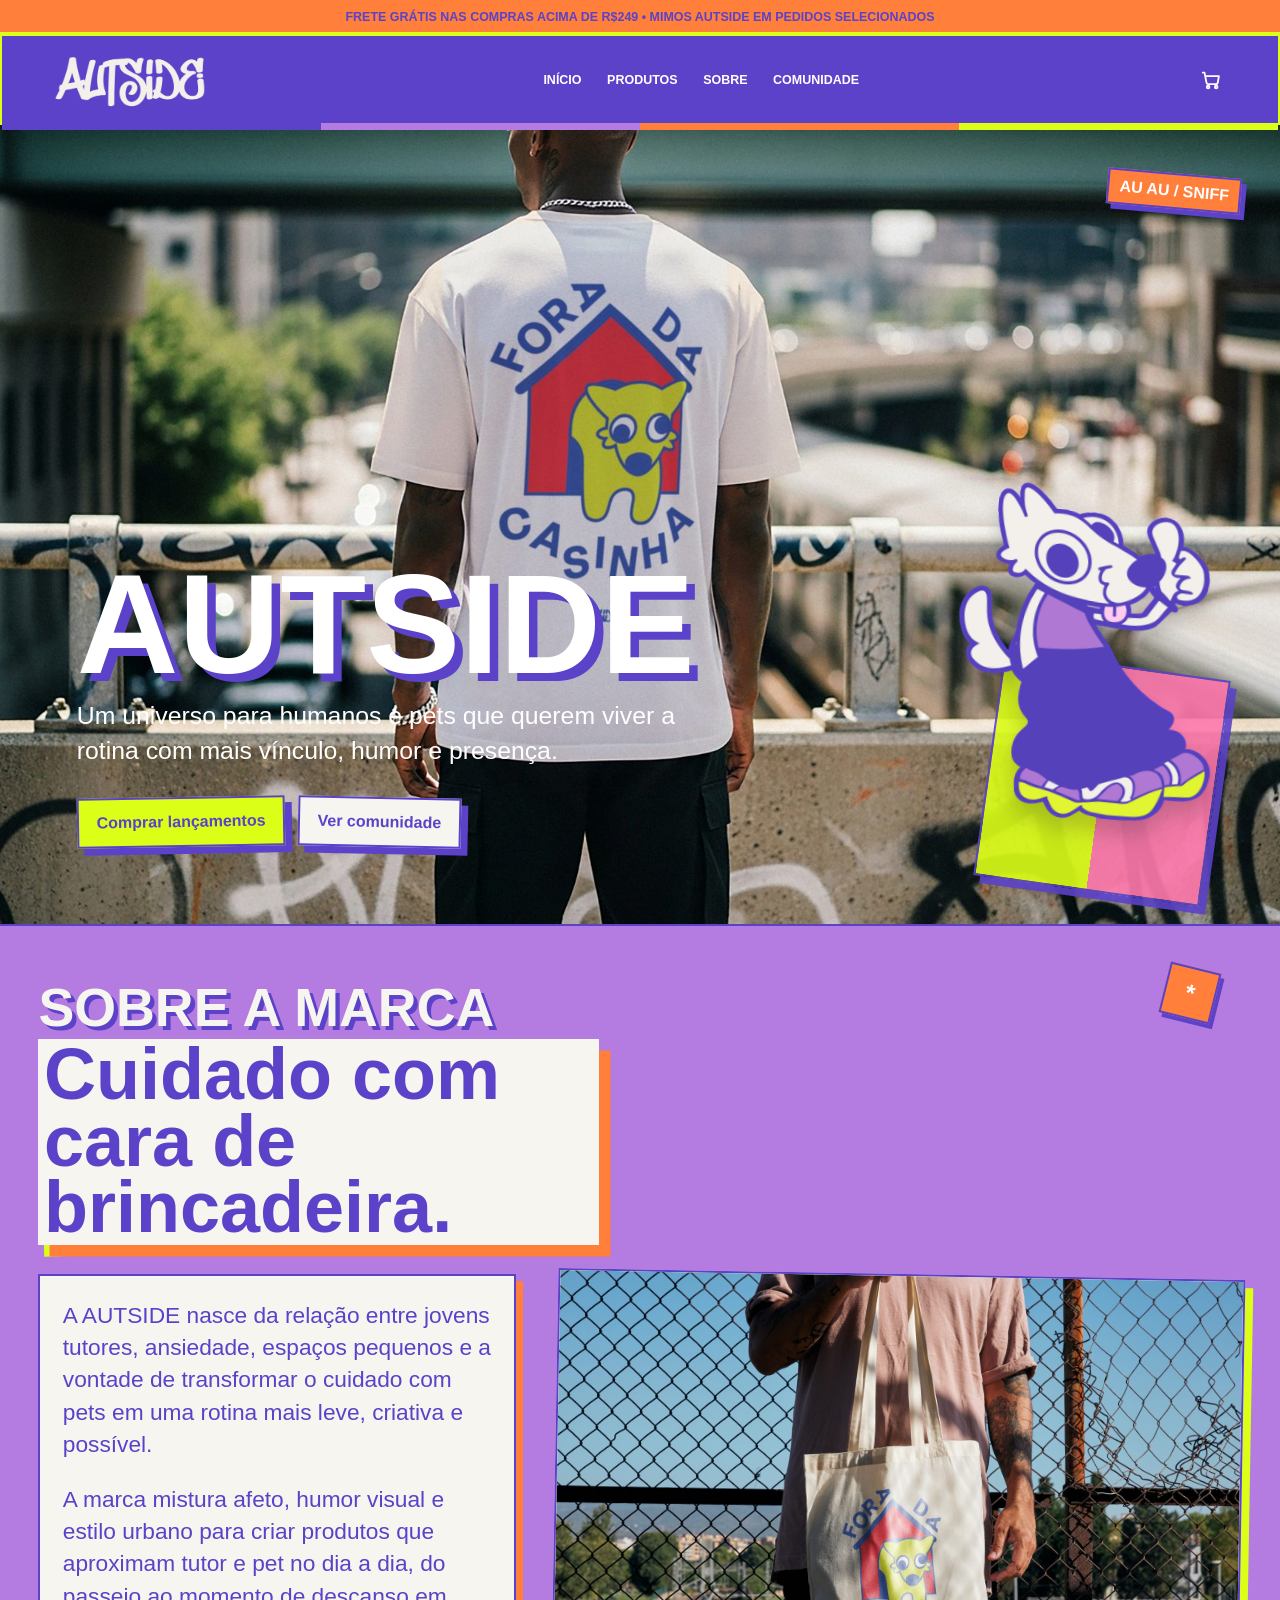
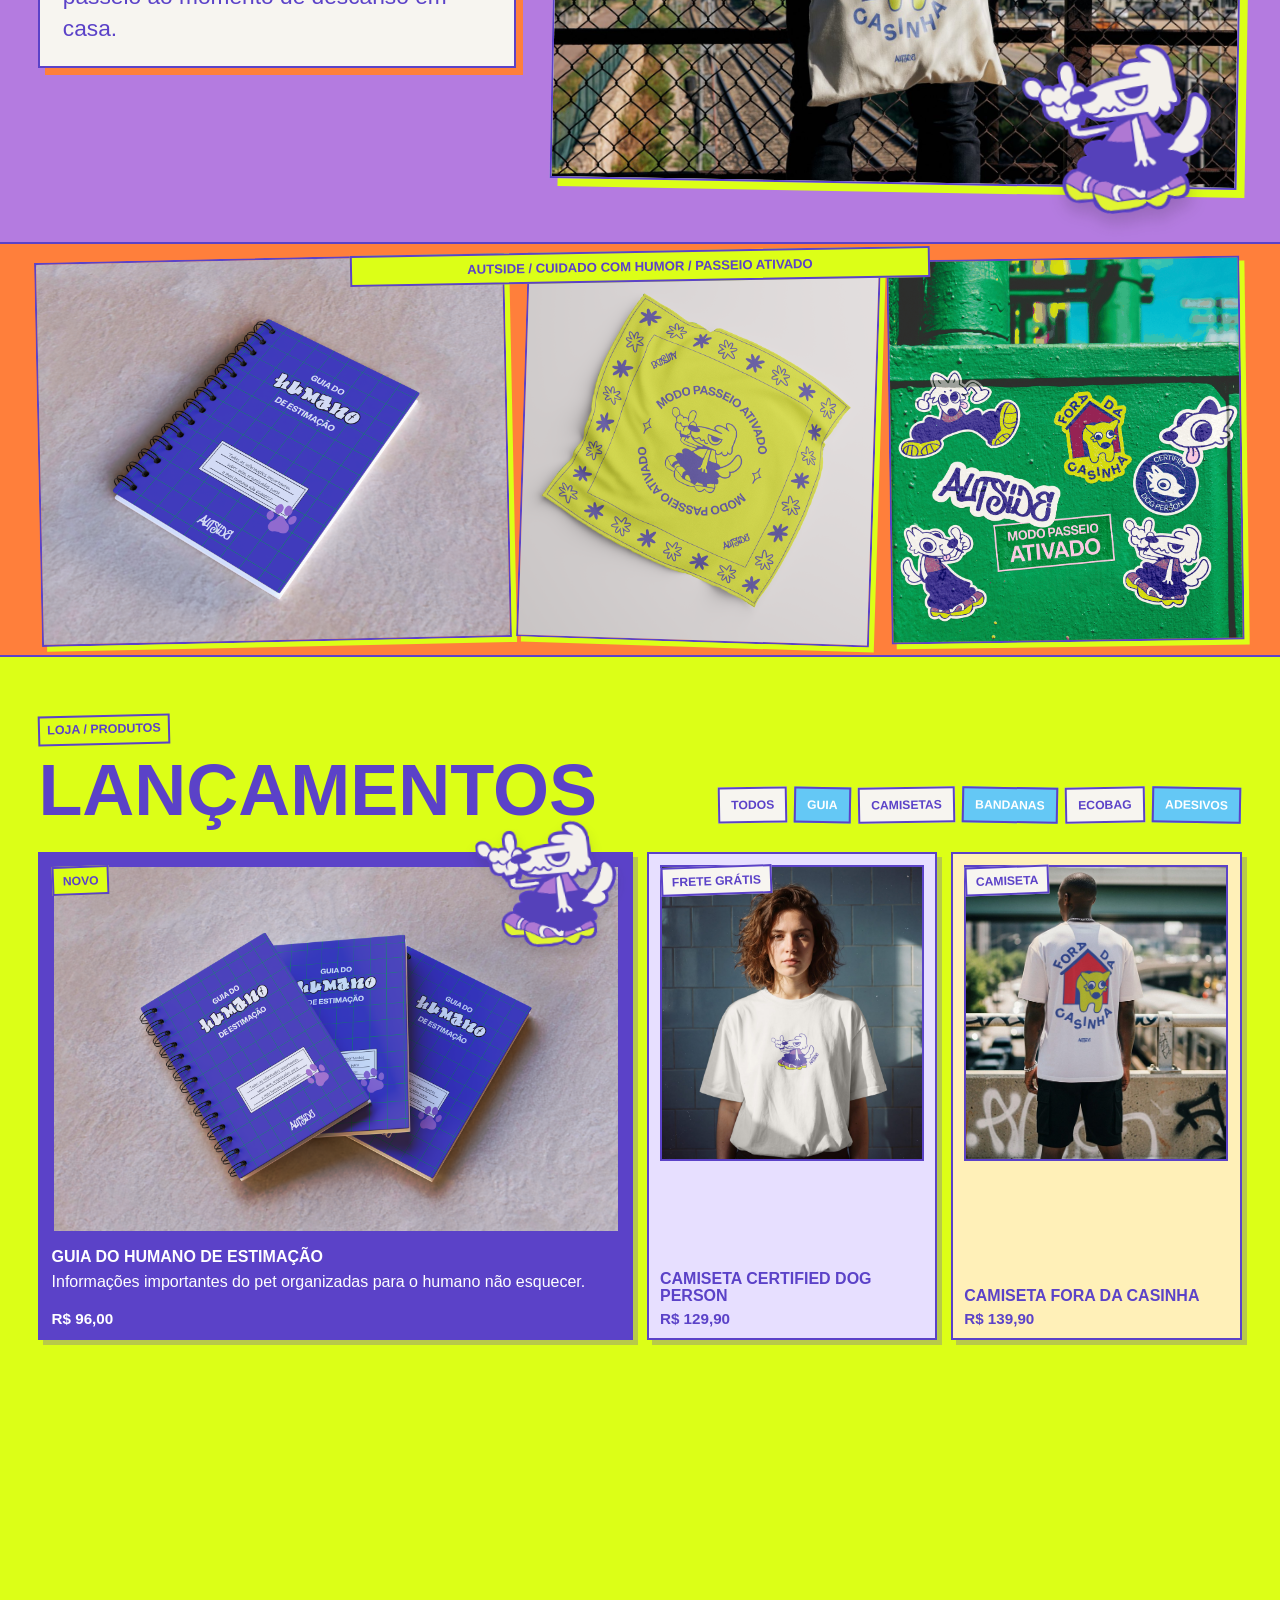
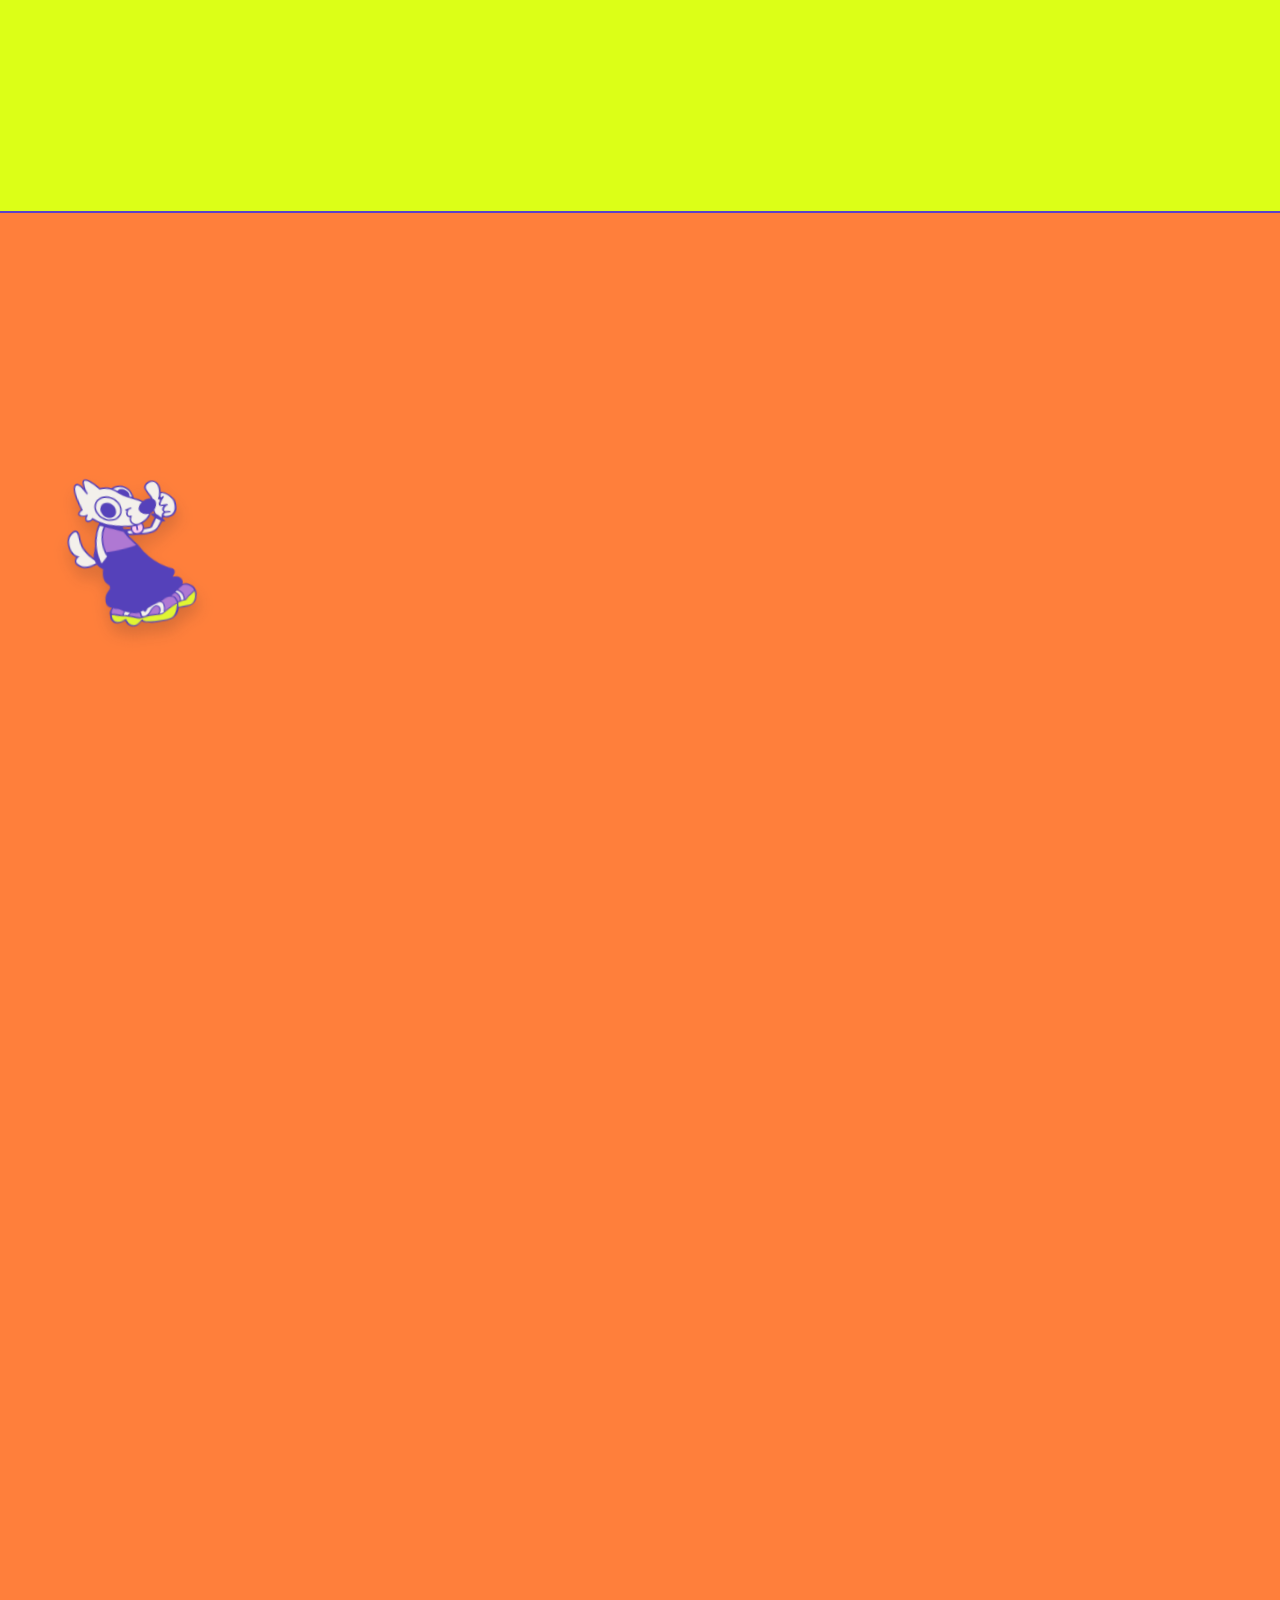
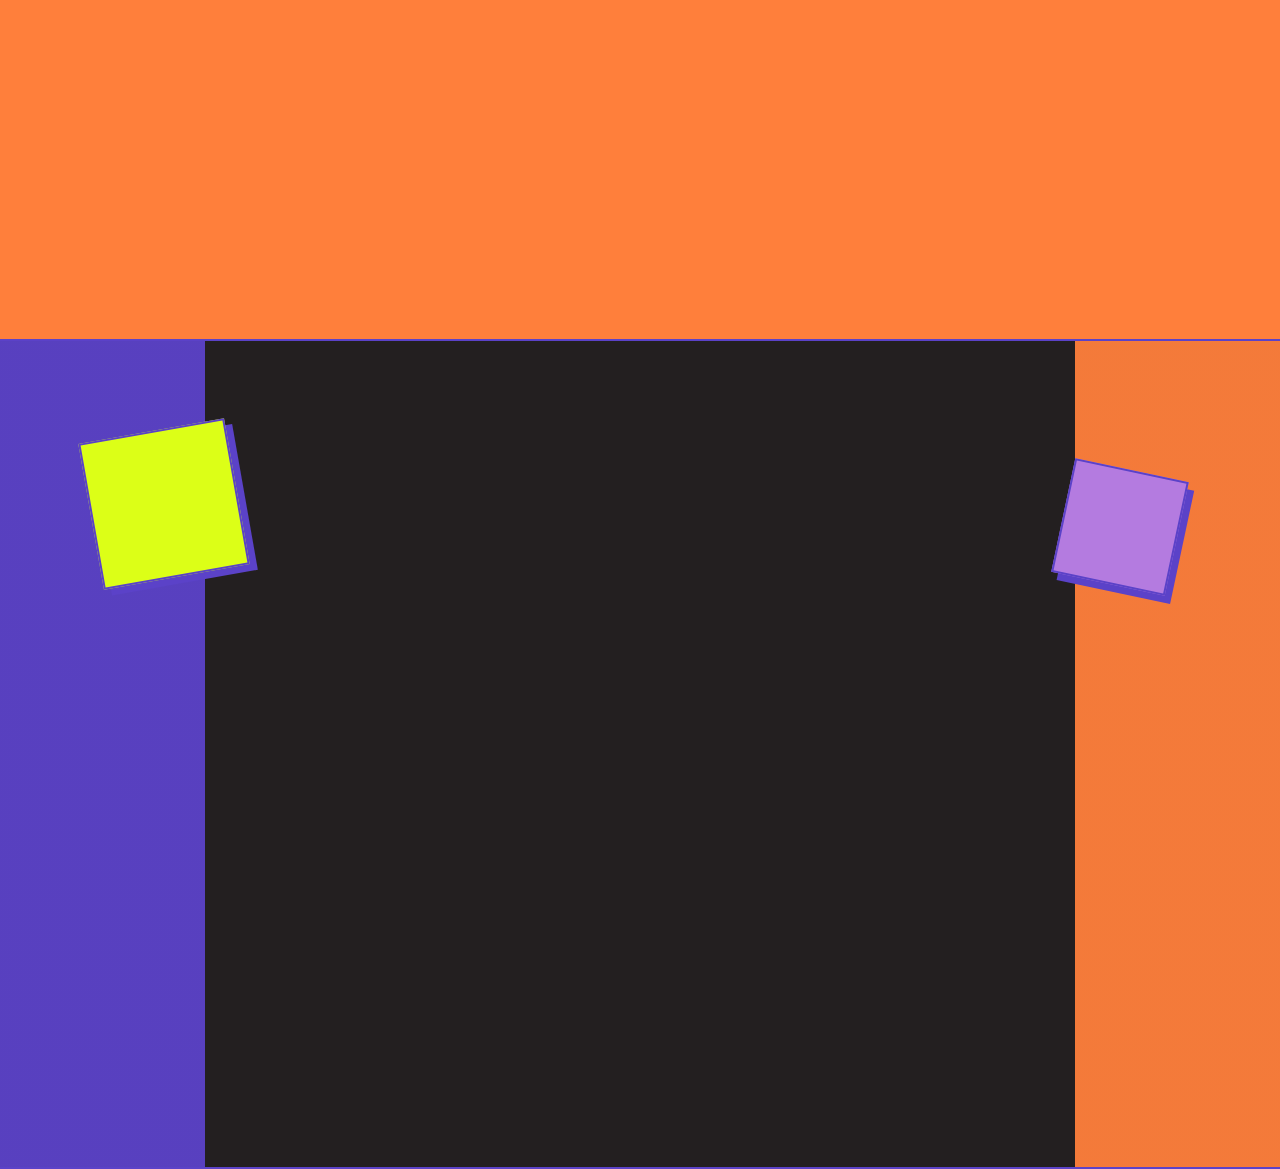
<file: index.html>
﻿<!doctype html>
<html lang="pt-BR">
  <head>
    <meta charset="utf-8" />
    <meta name="viewport" content="width=device-width, initial-scale=1" />
    <title>AUTSIDE | Plataforma da marca</title>
    <meta
      name="description"
      content="Plataforma AUTSIDE: marca, produtos, personagem e comunidade para tutores e pets combinando cuidado, estilo e afeto."
    />
    <link rel="stylesheet" href="styles.css?v=20260625-color-play" />
  </head>
  <body>
    <div class="announcement">FRETE GRÁTIS NAS COMPRAS ACIMA DE R$249 • MIMOS AUTSIDE EM PEDIDOS SELECIONADOS</div>
    <header class="site-header">
      <a class="logo-link" href="#home" aria-label="AUTSIDE início">
        <img src="AUTSIDE CONTENT/AUTSIDE CONTENT_LOGO AUTSIDE BRANCO.png" alt="AUTSIDE" />
      </a>
      <nav class="site-nav" aria-label="Navegação principal">
        <a href="#home">Início</a>
        <a href="#loja">Produtos</a>
        <a href="#sobre">Sobre</a>
        <a href="#comunidade">Comunidade</a>
      </nav>
      <a class="cart-link" href="#loja" aria-label="Carrinho">
        <svg viewBox="0 0 24 24" aria-hidden="true">
          <circle cx="9" cy="20" r="1.5" />
          <circle cx="18" cy="20" r="1.5" />
          <path d="M3 4h2l2.2 11.2a2 2 0 0 0 2 1.6h8.6a2 2 0 0 0 1.9-1.4L21 8H6" />
        </svg>
      </a>
    </header>

    <main>
      <section class="hero" id="home">
        <img
          class="hero-full-image"
          src="MOCKUP/TSHIRT MOCKUP FORA DA CASINHA.jpg"
          alt="Pessoa usando camiseta Fora da Casinha AUTSIDE"
        />
        <div class="hero-copy">
          <h1>AUTSIDE</h1>
          <p>
            Um universo para humanos e pets que querem viver a rotina com mais
            vínculo, humor e presença.
          </p>
          <div class="hero-actions">
            <a class="button button-primary" href="#loja">Comprar lançamentos</a>
            <a class="button button-secondary" href="#comunidade">Ver comunidade</a>
          </div>
        </div>

        <img
          class="site-mascot hero-mascot"
          src="AUTSIDE CONTENT/AUTSIDE CONTENT_sticker 29.png"
          alt=""
        />
      </section>

      <section class="about" id="sobre">
        <div class="section-title">
          <p class="kicker">sobre a marca</p>
          <h2>Cuidado com cara de brincadeira.</h2>
        </div>
        <div class="about-grid">
          <div class="about-copy">
            <p>
              A AUTSIDE nasce da relação entre jovens tutores, ansiedade,
              espaços pequenos e a vontade de transformar o cuidado com pets em
              uma rotina mais leve, criativa e possível.
            </p>
            <p>
              A marca mistura afeto, humor visual e estilo urbano para criar
              produtos que aproximam tutor e pet no dia a dia, do passeio ao
              momento de descanso em casa.
            </p>
          </div>
          <figure class="about-image">
            <img
              src="MOCKUP/MOCKUP ECOBAG FORA DA CASINHA.jpg"
              alt="Pessoa usando ecobag AUTSIDE"
            />
          </figure>
        </div>
        <img
          class="site-mascot about-mascot"
          src="AUTSIDE CONTENT/AUTSIDE CONTENT_sticker 25.png"
          alt=""
        />
      </section>

      <section class="visual-strip" aria-label="Universo visual AUTSIDE">
        <img src="MOCKUP/GUIA DO HUMANO DE ESTIMAÇÃO MOCKUP 2.png?v=20260624-1742" alt="" />
        <img src="MOCKUP/BANDANA AMARELA.png" alt="" />
        <img src="MOCKUP/MOCKUP ADESIVOS.png" alt="" />
      </section>

      <section class="shop" id="loja">
        <div class="shop-head">
          <div>
            <p class="kicker">loja / produtos</p>
            <h2>Lançamentos</h2>
          </div>
          <div class="category-rail" aria-label="Categorias de produto">
            <a href="#loja">Todos</a>
            <a href="produto.html?id=guia">Guia</a>
            <a href="produto.html?id=camiseta-certified">Camisetas</a>
            <a href="produto.html?id=bandana">Bandanas</a>
            <a href="produto.html?id=ecobag">Ecobag</a>
            <a href="produto.html?id=adesivos">Adesivos</a>
          </div>
        </div>

        <div class="product-grid">
          <a class="product-card product-feature" href="produto.html?id=guia">
            <span class="product-label">Novo</span>
            <img src="MOCKUP/GUIA DO HUMANO DE ESTIMAÇÃO MOCKUP.png?v=20260624-1744" alt="" />
            <img
              class="site-mascot card-mascot card-mascot-sit"
              src="AUTSIDE CONTENT/AUTSIDE CONTENT_sticker 25.png"
              alt=""
            />
            <div>
              <h3>Guia do Humano de Estimação</h3>
              <p>Informações importantes do pet organizadas para o humano não esquecer.</p>
              <span class="price">R$ 96,00</span>
            </div>
          </a>

          <a class="product-card" href="produto.html?id=camiseta-certified">
            <span class="product-label">Frete grátis</span>
            <img src="MOCKUP/MOCKUP CAMISETA CERTIFIED DOG PERSON WHITE.jpg" alt="" />
            <div>
              <h3>Camiseta Certified Dog Person</h3>
              <span class="price">R$ 129,90</span>
            </div>
          </a>

          <a class="product-card" href="produto.html?id=camiseta-fora">
            <span class="product-label">Camiseta</span>
            <img src="MOCKUP/TSHIRT MOCKUP FORA DA CASINHA.jpg" alt="" />
            <div>
              <h3>Camiseta Fora da Casinha</h3>
              <span class="price">R$ 139,90</span>
            </div>
          </a>

          <a class="product-card" href="produto.html?id=bandana">
            <span class="product-label">Bandanas</span>
            <img src="MOCKUP/BANDANA ROXA.png" alt="" />
            <img
              class="site-mascot card-mascot card-mascot-lean"
              src="AUTSIDE CONTENT/AUTSIDE CONTENT_sticker 27.png"
              alt=""
            />
            <div>
              <h3>Bandana Modo Passeio Ativado</h3>
              <span class="price">R$ 39,90</span>
            </div>
          </a>

          <a class="product-card" href="produto.html?id=ecobag">
            <span class="product-label">Ecobag</span>
            <img src="MOCKUP/MOCKUP ECOBAG FORA DA CASINHA.jpg" alt="" />
            <div>
              <h3>Ecobag Fora da Casinha</h3>
              <span class="price">R$ 79,90</span>
            </div>
          </a>

          <a class="product-card" href="produto.html?id=adesivos">
            <span class="product-label soldout">Esgotado</span>
            <img src="MOCKUP/MOCKUP ADESIVOS.png" alt="" />
            <div>
              <h3>Pack de adesivos AUTSIDE</h3>
              <span class="price">R$ 24,90</span>
            </div>
          </a>

          <div class="shop-callout" aria-hidden="true">
            <span>produtos para humanos de estimação</span>
            <img src="AUTSIDE CONTENT/AUTSIDE CONTENT_sticker 29.png" alt="" />
          </div>
        </div>
      </section>
      <section class="community" id="comunidade">
        <div class="section-title">
          <p class="kicker">comunidade</p>
          <h2>Galeria combinando tutor, pet e atitude.</h2>
        </div>

        <div class="community-gallery" aria-label="Galeria da comunidade AUTSIDE">
          <article class="community-card tall">
            <img src="COMUNITY/WhatsApp Image 2026-05-27 at 21.48.57.jpeg" alt="" />
            <div>
              <strong>combo de passeio</strong>
              <span>tutor e pet no mesmo clima AUTSIDE</span>
            </div>
          </article>
          <article class="community-card">
            <img src="COMUNITY/transferir (14).jpeg" alt="" />
            <div>
              <strong>dupla combinando</strong>
              <span>detalhes que fazem o match aparecer</span>
            </div>
          </article>
          <article class="community-card wide">
            <img src="COMUNITY/8465a008fe469c25477600727174560f.jpg" alt="" />
            <div>
              <strong>rotina fora da casinha</strong>
              <span>cuidado, humor e presença no dia a dia</span>
            </div>
          </article>
          <article class="community-card">
            <img src="COMUNITY/67d3b861331c226d91da98d3468de0a2.jpg" alt="" />
            <div>
              <strong>match urbano</strong>
              <span>produto no corpo, pet no coração</span>
            </div>
          </article>
          <article class="community-card">
            <img src="COMUNITY/2672dde3fa8e3033e8db7c20ec3b4857.jpg" alt="" />
            <div>
              <strong>humano de estimação</strong>
              <span>quem cuida também entra na brincadeira</span>
            </div>
          </article>
          <article class="community-card">
            <img src="COMUNITY/968554e550dea1cca210cc5c70c770b8.jpg" alt="" />
            <div>
              <strong>turma AUTSIDE</strong>
              <span>gente, pet e rua conversando no visual</span>
            </div>
          </article>
        </div>
        <img
          class="site-mascot community-mascot"
          src="AUTSIDE CONTENT/AUTSIDE CONTENT_sticker 29.png"
          alt=""
        />
      </section>

      <section class="finale" aria-label="Fim da experiência AUTSIDE">
        <div class="finale-copy">
          <p class="kicker">até o próximo passeio</p>
          <h2>AUTSIDE fica por perto.</h2>
        </div>
        <img
          class="finale-mascot"
          src="AUTSIDE CONTENT/AUTSIDE CONTENT_sticker 27.png"
          alt=""
        />
      </section>
    </main>

    <script src="script.js?v=20260625-color-play"></script>
  </body>
</html>
</file>
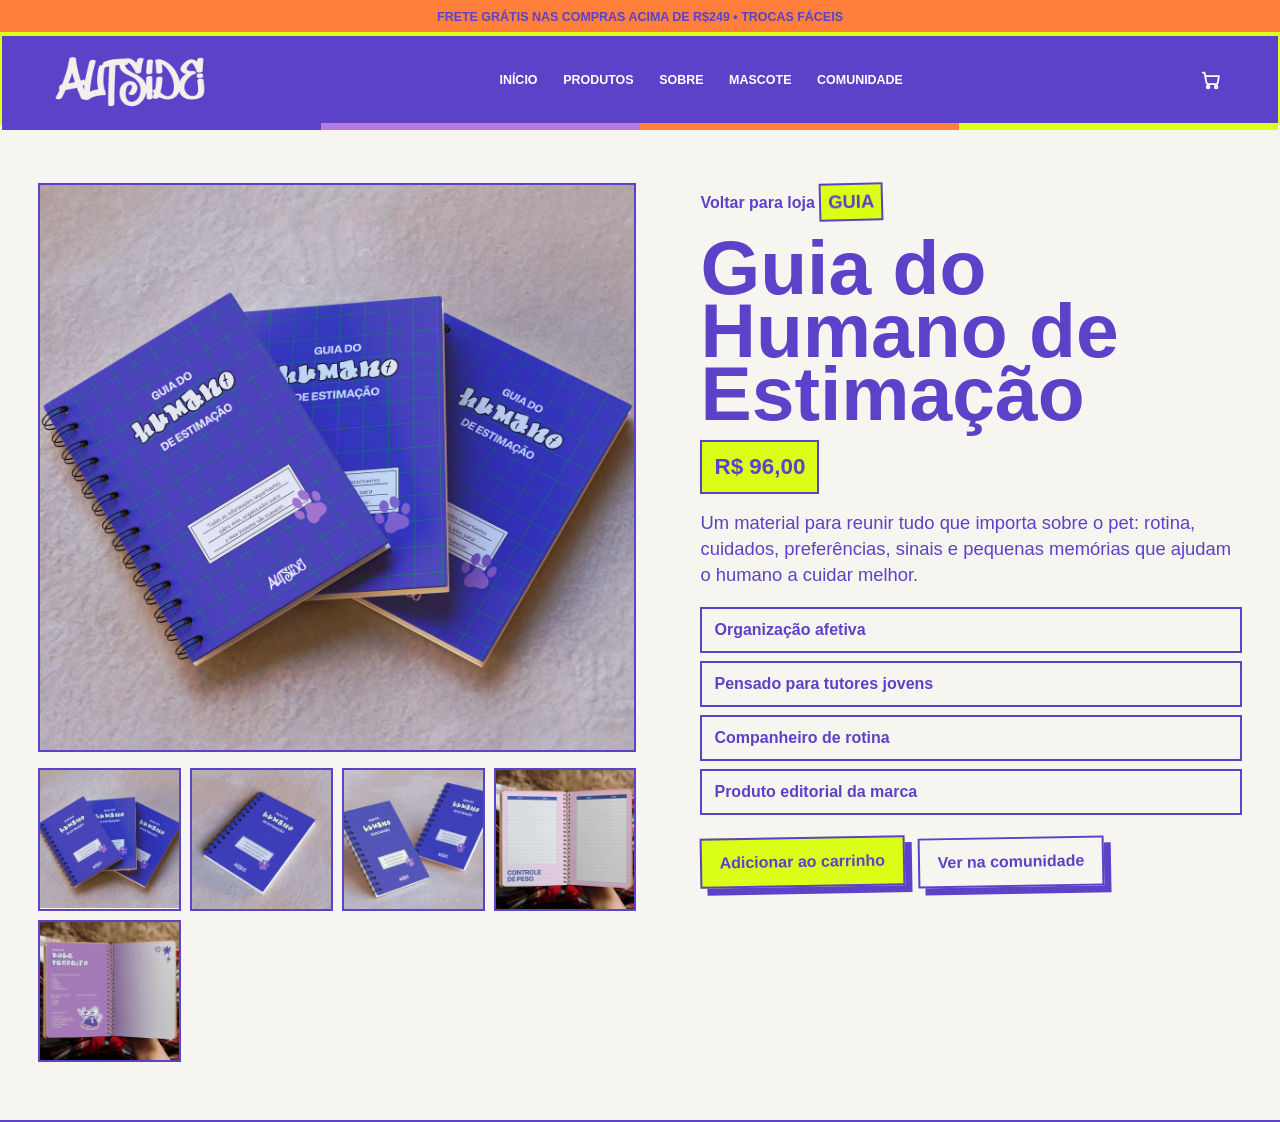
<file: produto.html>
<!doctype html>
<html lang="pt-BR">
  <head>
    <meta charset="utf-8" />
    <meta name="viewport" content="width=device-width, initial-scale=1" />
    <title>Produto | AUTSIDE</title>
    <meta name="description" content="Página de produto AUTSIDE." />
    <link rel="stylesheet" href="styles.css?v=20260625-color-play" />
  </head>
  <body>
    <div class="announcement">FRETE GRÁTIS NAS COMPRAS ACIMA DE R$249 • TROCAS FÁCEIS</div>
    <header class="site-header">
      <a class="logo-link" href="index.html#home" aria-label="AUTSIDE início">
        <img src="AUTSIDE CONTENT/AUTSIDE CONTENT_LOGO AUTSIDE BRANCO.png" alt="AUTSIDE" />
      </a>
      <nav class="site-nav" aria-label="Navegação principal">
        <a href="index.html#home">Início</a>
        <a href="index.html#loja">Produtos</a>
        <a href="index.html#sobre">Sobre</a>
        <a href="index.html#personagem">Mascote</a>
        <a href="index.html#comunidade">Comunidade</a>
      </nav>
      <a class="cart-link" href="index.html#loja" aria-label="Carrinho">
        <svg viewBox="0 0 24 24" aria-hidden="true">
          <circle cx="9" cy="20" r="1.5" />
          <circle cx="18" cy="20" r="1.5" />
          <path d="M3 4h2l2.2 11.2a2 2 0 0 0 2 1.6h8.6a2 2 0 0 0 1.9-1.4L21 8H6" />
        </svg>
      </a>
    </header>

    <main>
      <section class="product-page">
        <div class="product-media">
          <img class="product-hero-image" src="" alt="" />
          <div class="product-thumbs" aria-label="Imagens do produto"></div>
        </div>

        <article class="product-info">
          <a class="back-link" href="index.html#loja">Voltar para loja</a>
          <p class="kicker product-category"></p>
          <h1 class="product-title"></h1>
          <p class="product-price"></p>
          <p class="product-description"></p>
          <ul class="product-details"></ul>
          <div class="product-actions">
            <a class="button button-primary" href="index.html#loja">Adicionar ao carrinho</a>
            <a class="button button-secondary" href="index.html#comunidade">Ver na comunidade</a>
          </div>
        </article>
      </section>
    </main>

    <script src="produto.js"></script>
  </body>
</html>
</file>
<file: styles.css>
:root {
  --ink: #5b42c8;
  --paper: #f7f5f0;
  --cream: #eeeae3;
  --purple: #5b42c8;
  --lilac: #b47be0;
  --lime: #dcff17;
  --green: #009844;
  --blue: #64c8f5;
  --pink: #ff79ad;
  --orange: #ff7f3b;
  --line: 2px solid var(--ink);
  --shadow: 7px 7px 0 var(--ink);
  --cursor-x: 0px;
  --cursor-y: 0px;
}

@keyframes mascot-bob {
  0%,
  100% {
    margin-top: 0;
  }
  50% {
    margin-top: -0.45rem;
  }
}

@keyframes label-wiggle {
  0%,
  100% {
    rotate: 0deg;
  }
  50% {
    rotate: -2deg;
  }
}

* {
  box-sizing: border-box;
}

html {
  scroll-behavior: smooth;
}

body {
  margin: 0;
  color: var(--ink);
  background: var(--paper);
  font-family: Arial, Helvetica, sans-serif;
  overflow-x: hidden;
}

img {
  display: block;
  max-width: 100%;
}

a {
  color: inherit;
}

.announcement {
  display: grid;
  min-height: 2.15rem;
  place-items: center;
  padding: 0.35rem 1rem;
  background: var(--orange);
  color: var(--purple);
  font-size: 0.78rem;
  font-weight: 900;
  text-align: center;
  text-transform: uppercase;
  box-shadow: inset 0 -2px 0 var(--lime);
}

.site-header {
  position: sticky;
  top: 0;
  z-index: 20;
  display: flex;
  align-items: center;
  justify-content: space-between;
  gap: 1rem;
  padding: 0.8rem clamp(1rem, 4vw, 3rem);
  background: var(--purple);
  border: 2px solid var(--lime);
  backdrop-filter: blur(14px);
}

.site-header::after {
  content: "";
  position: absolute;
  inset: auto 0 -0.45rem 0;
  height: 0.45rem;
  background: linear-gradient(90deg, var(--purple) 0 25%, var(--lilac) 25% 50%, var(--orange) 50% 75%, var(--lime) 75% 100%);
}

.logo-link img {
  width: clamp(7rem, 14vw, 10rem);
}

.site-nav {
  display: flex;
  align-items: center;
  gap: 0.25rem;
  font-size: 0.78rem;
  font-weight: 900;
  text-transform: uppercase;
}

.site-nav a {
  padding: 0.45rem 0.55rem;
  text-decoration: none;
  border: 2px solid transparent;
  color: #fff;
}

.cart-link {
  width: 2.35rem;
  aspect-ratio: 1;
  display: grid;
  place-items: center;
  border: var(--line);
  background: transparent;
  font-weight: 900;
  text-decoration: none;
  color: #fff;
}

.cart-link svg {
  width: 1.35rem;
  height: 1.35rem;
  fill: none;
  stroke: currentColor;
  stroke-linecap: round;
  stroke-linejoin: round;
  stroke-width: 2;
}

.site-nav a:hover,
.site-nav a:focus-visible {
  background: var(--lime);
  border-color: var(--ink);
  color: var(--purple);
  outline: 0;
}

section {
  position: relative;
  scroll-margin-top: 7rem;
  padding: clamp(2.1rem, 4.6vw, 3.6rem) clamp(0.85rem, 3vw, 2.4rem);
  border-bottom: var(--line);
}

.kicker {
  display: inline-block;
  margin: 0 0 0.75rem;
  padding: 0.25rem 0.45rem;
  border: var(--line);
  background: var(--lime);
  font-size: 0.78rem;
  font-weight: 900;
  letter-spacing: 0;
  text-transform: uppercase;
  transform: rotate(-1.4deg);
  animation: label-wiggle 2.6s ease-in-out infinite;
}

.reveal-item {
  opacity: 0;
  translate: 0 1.2rem;
  transition: opacity 420ms ease, translate 420ms ease;
}

.reveal-item.is-visible {
  opacity: 1;
  translate: 0 0;
}

h1,
h2,
h3,
p {
  margin-top: 0;
}

h1 {
  margin-bottom: 1rem;
  font-size: clamp(4rem, 11vw, 9.4rem);
  line-height: 0.82;
}

h2 {
  max-width: 14ch;
  margin-bottom: 1rem;
  font-size: clamp(2.1rem, 5.8vw, 4.5rem);
  line-height: 0.92;
}

h3 {
  margin-bottom: 0.6rem;
  font-size: clamp(1.35rem, 3vw, 2rem);
  line-height: 1;
}

p {
  line-height: 1.42;
}

.hero {
  position: relative;
  min-height: calc(100vh - 6.2rem);
  display: grid;
  align-items: end;
  padding: 0;
  overflow: hidden;
  background: var(--purple);
}

.hero-full-image {
  position: absolute;
  inset: 0;
  width: 100%;
  height: 100%;
  object-fit: cover;
  object-position: center;
  transform: scale(1.04) translate(var(--cursor-x), var(--cursor-y));
  transition: transform 220ms ease-out;
}

.hero::after {
  content: "";
  position: absolute;
  right: clamp(1rem, 5vw, 4rem);
  bottom: clamp(1rem, 4vw, 2rem);
  z-index: 1;
  width: clamp(8rem, 18vw, 14rem);
  aspect-ratio: 1;
  border: var(--line);
  background: linear-gradient(90deg, var(--lime) 0 50%, var(--pink) 50%);
  box-shadow: 7px 7px 0 var(--purple);
  opacity: 0.9;
  transform: rotate(8deg);
}

.hero::before {
  content: "AU AU  /  SNIFF";
  position: absolute;
  top: clamp(1rem, 4vw, 3rem);
  right: clamp(0.8rem, 3vw, 2.5rem);
  z-index: 2;
  max-width: 16rem;
  padding: 0.45rem 0.65rem;
  border: var(--line);
  background: var(--orange);
  color: #fff;
  font-size: clamp(0.8rem, 1.5vw, 1rem);
  font-weight: 900;
  text-align: center;
  transform: rotate(5deg);
  box-shadow: 5px 5px 0 var(--purple);
}

.hero > *,
.about-grid > *,
.character > *,
.product-page > * {
  min-width: 0;
}

.hero-copy p {
  max-width: 38rem;
  font-size: clamp(1.1rem, 2.5vw, 1.55rem);
}

.hero-copy {
  position: relative;
  z-index: 3;
  max-width: 48rem;
  padding: clamp(2rem, 6vw, 5rem);
  color: #fff;
}

.hero-copy h1 {
  color: #fff;
  text-shadow: 0.06em 0.06em 0 var(--purple);
}

.brand-tagline {
  display: inline-block;
  margin: 0.4rem 0 1rem;
  padding: 0.35rem 0.6rem;
  background: var(--lime);
  color: var(--purple);
  border: var(--line);
  font-size: clamp(1rem, 2vw, 1.35rem);
  font-weight: 900;
  text-transform: uppercase;
}

.hero-copy .button-secondary {
  background: var(--paper);
  color: var(--purple);
}

.hero-actions {
  display: flex;
  flex-wrap: wrap;
  gap: 0.8rem;
  margin-top: 1.8rem;
}

.button {
  display: inline-flex;
  min-height: 3.1rem;
  align-items: center;
  justify-content: center;
  padding: 0.85rem 1.1rem;
  border: var(--line);
  box-shadow: var(--shadow);
  font-weight: 900;
  text-decoration: none;
  transform: rotate(var(--button-tilt, -1deg));
  transition: transform 160ms ease, box-shadow 160ms ease;
}

.button:hover,
.button:focus-visible {
  transform: translate(calc(4px + var(--play-x, 0px)), calc(4px + var(--play-y, 0px))) rotate(1deg);
  box-shadow: 3px 3px 0 var(--ink);
  outline: 0;
}

.button-primary {
  background: var(--lime);
  color: var(--purple);
}

.button-secondary {
  background: var(--paper);
}

.hero-actions .button-secondary {
  --button-tilt: 1.2deg;
}

.site-mascot {
  position: absolute;
  z-index: 5;
  pointer-events: none;
  filter: drop-shadow(0 10px 8px rgba(33, 29, 31, 0.18));
  transform: translate(var(--mascot-x, 0), var(--mascot-y, 0)) rotate(var(--mascot-tilt, -5deg)) scale(var(--mascot-scale, 1));
  transition: transform 180ms ease, opacity 180ms ease;
  will-change: transform;
  animation: mascot-bob 2.8s ease-in-out infinite;
}

.section-title h2 {
  position: relative;
}

.section-title h2::after {
  content: "";
  position: absolute;
  left: 0.08em;
  bottom: -0.12em;
  z-index: -1;
  width: 2.2em;
  height: 0.16em;
  background: var(--lime);
  transform: rotate(-2deg);
}

.hero-mascot {
  z-index: 2;
  right: clamp(0.6rem, 4vw, 4rem);
  bottom: clamp(1.6rem, 8vw, 6rem);
  width: clamp(9rem, 22vw, 18rem);
  filter:
    drop-shadow(1px 0 0 var(--purple))
    drop-shadow(-1px 0 0 var(--purple))
    drop-shadow(0 1px 0 var(--purple))
    drop-shadow(0 -1px 0 var(--purple))
    drop-shadow(0 14px 10px rgba(33, 29, 31, 0.2));
  --mascot-tilt: 5deg;
}

.tag {
  position: absolute;
  z-index: 2;
  padding: 0.45rem 0.65rem;
  border: var(--line);
  background: var(--lime);
  font-size: 0.85rem;
  font-weight: 900;
}

.tag-one {
  top: 5%;
  right: 9%;
  transform: rotate(4deg);
}

.tag-two {
  left: 4%;
  bottom: 7%;
  background: var(--pink);
  transform: rotate(-5deg);
}

.about {
  overflow: hidden;
  background: var(--lilac);
}

.about::after {
  content: "*";
  position: absolute;
  right: clamp(1rem, 5vw, 4rem);
  top: clamp(1rem, 4vw, 2.6rem);
  width: 3rem;
  aspect-ratio: 1;
  display: grid;
  place-items: center;
  border: var(--line);
  background: var(--orange);
  color: #fff;
  font-size: 1.5rem;
  font-weight: 900;
  transform: rotate(14deg);
  box-shadow: 4px 4px 0 var(--purple);
}

.about-mascot {
  right: clamp(1rem, 5vw, 4rem);
  bottom: clamp(0.2rem, 2vw, 1.4rem);
  width: clamp(7rem, 15vw, 12rem);
  z-index: 3;
  --mascot-tilt: -8deg;
  filter:
    drop-shadow(1px 0 0 var(--purple))
    drop-shadow(-1px 0 0 var(--purple))
    drop-shadow(0 1px 0 var(--purple))
    drop-shadow(0 -1px 0 var(--purple))
    drop-shadow(0 10px 8px rgba(33, 29, 31, 0.18));
}

.section-title {
  display: flex;
  justify-content: space-between;
  gap: 2rem;
  align-items: end;
  margin-bottom: clamp(1rem, 2.5vw, 1.8rem);
}

.section-title h2 {
  text-shadow: none;
}

.about .section-title h2 {
  display: inline-block;
  padding: 0.15rem 0.35rem 0.3rem;
  background: var(--paper);
  color: var(--purple);
  box-shadow: 0.16em 0.16em 0 var(--orange);
}

.about .section-title {
  display: block;
  margin-bottom: 0.85rem;
}

.about .kicker {
  display: block;
  width: fit-content;
  margin-bottom: 0.45rem;
  padding: 0;
  border: 0;
  background: transparent;
  color: var(--paper);
  font-size: clamp(1.8rem, 4.2vw, 3.6rem);
  line-height: 0.9;
  text-shadow: 0.08em 0.08em 0 var(--purple);
  transform: none;
  animation: none;
}

.shop .shop-head h2 {
  color: var(--purple);
  text-shadow: none;
}

.shop-head {
  display: grid;
  grid-template-columns: minmax(0, 0.8fr) minmax(20rem, 1.2fr);
  gap: 2rem;
  align-items: end;
  margin-bottom: clamp(1rem, 2.6vw, 1.8rem);
}

.shop-head h2 {
  margin-bottom: 0;
  text-transform: uppercase;
}

.category-rail {
  display: flex;
  flex-wrap: wrap;
  justify-content: flex-end;
  gap: 0.45rem;
}

.category-rail a {
  padding: 0.55rem 0.7rem;
  border: var(--line);
  background: var(--paper);
  font-size: 0.76rem;
  font-weight: 900;
  text-decoration: none;
  text-transform: uppercase;
  transform: rotate(-1deg);
  transition: transform 160ms ease, background 160ms ease;
}

.category-rail a:nth-child(even) {
  background: var(--blue);
  color: #fff;
  transform: rotate(1deg);
}

.category-rail a:hover,
.category-rail a:focus-visible {
  background: var(--lime);
  color: var(--purple);
  transform: translate(var(--play-x, 0px), calc(-0.15rem + var(--play-y, 0px))) rotate(0deg);
  outline: 0;
}

.about-grid {
  display: grid;
  grid-template-columns: minmax(0, 0.82fr) minmax(20rem, 1.18fr);
  gap: clamp(1.2rem, 3vw, 2.4rem);
  align-items: start;
}

.about-copy p {
  max-width: 42rem;
  font-size: clamp(1.08rem, 2vw, 1.42rem);
}

.about-copy {
  max-width: 45rem;
  padding: clamp(1rem, 2vw, 1.4rem);
  border: var(--line);
  background: var(--paper);
  box-shadow: 7px 7px 0 var(--orange);
}

.about-copy p:last-child {
  margin-bottom: 0;
}

.about-image {
  margin: 0;
  border: var(--line);
  background: var(--cream);
  overflow: hidden;
  box-shadow: 8px 8px 0 var(--lime);
  transform: rotate(1deg);
}

.about-image img {
  width: 100%;
  aspect-ratio: 1.35;
  object-fit: cover;
}

.visual-strip {
  display: grid;
  grid-template-columns: 1.2fr 0.9fr 0.9fr;
  gap: 0.85rem;
  padding-block: 0.85rem;
  background: var(--orange);
}

.visual-strip::before {
  content: "AUTSIDE / CUIDADO COM HUMOR / PASSEIO ATIVADO";
  position: absolute;
  left: 50%;
  top: 0.4rem;
  z-index: 3;
  min-width: 34rem;
  padding: 0.38rem 1rem;
  border: var(--line);
  background: var(--lime);
  color: var(--purple);
  font-size: 0.82rem;
  font-weight: 900;
  text-align: center;
  transform: translateX(-50%) rotate(-1deg);
}

.visual-strip img {
  width: 100%;
  height: clamp(16rem, 30vw, 25rem);
  object-fit: cover;
  border: var(--line);
  background: var(--paper);
  box-shadow: 5px 5px 0 var(--lime);
}

.visual-strip img:nth-child(1) {
  transform: rotate(-1.2deg);
}

.visual-strip img:nth-child(2) {
  transform: rotate(1.8deg);
}

.visual-strip img:nth-child(3) {
  transform: rotate(-0.8deg);
}

.shop {
  position: relative;
  overflow: hidden;
  background: var(--lime);
}

.shop::before {
  content: none;
}

.shop-callout {
  position: relative;
  z-index: 1;
  display: flex;
  align-items: flex-end;
  justify-content: center;
  gap: 0;
  min-height: 25rem;
  padding: 1rem 0.4rem 0.6rem;
  pointer-events: none;
  isolation: isolate;
}

.shop-callout span {
  display: block;
  max-width: 15rem;
  padding: 0.38rem 0.85rem;
  border: var(--line);
  background: var(--orange);
  color: #fff;
  font-size: 0.72rem;
  font-weight: 900;
  text-align: center;
  text-transform: uppercase;
  transform: rotate(-7deg) translate(1.2rem, -4.4rem);
  transform-origin: center;
  box-shadow: 4px 4px 0 var(--lime);
}

.shop-callout img {
  width: clamp(6.6rem, 11vw, 9.2rem);
  filter:
    drop-shadow(1px 0 0 var(--purple))
    drop-shadow(-1px 0 0 var(--purple))
    drop-shadow(0 1px 0 var(--purple))
    drop-shadow(0 -1px 0 var(--purple))
    drop-shadow(0 8px 6px rgba(33, 29, 31, 0.14));
  transform: rotate(7deg) translateX(-1.1rem);
}

.shop-callout::before {
  content: "";
  position: absolute;
  right: clamp(1rem, 2vw, 2rem);
  bottom: 2.2rem;
  z-index: -1;
  width: clamp(7rem, 13vw, 10rem);
  aspect-ratio: 1;
  border: var(--line);
  background: var(--lilac);
  transform: rotate(8deg);
  box-shadow: 6px 6px 0 var(--lime);
}

.shop > *:not(.shop-callout) {
  position: relative;
  z-index: 1;
}

.product-grid {
  display: grid;
  grid-template-columns: repeat(4, minmax(0, 1fr));
  gap: 0.85rem;
}

.product-card {
  position: relative;
  min-height: 25rem;
  display: flex;
  flex-direction: column;
  justify-content: space-between;
  gap: 1rem;
  padding: 0.7rem;
  border: var(--line);
  background: var(--paper);
  text-decoration: none;
  box-shadow: 5px 5px 0 rgba(91, 66, 200, 0.28);
  transition: transform 160ms ease, box-shadow 160ms ease;
}

.product-card:nth-child(3n + 2) {
  background: #e7dfff;
}

.product-card:nth-child(3n) {
  background: #fff0b8;
}

.product-card .card-mascot {
  z-index: 4;
  width: auto;
  max-height: clamp(6rem, 11vw, 8.2rem);
  height: auto;
  border: 0;
  background: transparent;
  box-shadow: none;
  object-fit: contain;
  filter:
    drop-shadow(1px 0 0 var(--purple))
    drop-shadow(-1px 0 0 var(--purple))
    drop-shadow(0 1px 0 var(--purple))
    drop-shadow(0 -1px 0 var(--purple))
    drop-shadow(0 8px 6px rgba(33, 29, 31, 0.14));
}

.card-mascot-sit {
  top: -2.1rem;
  right: 0.8rem;
  max-height: clamp(7rem, 13vw, 9.6rem);
}

.card-mascot-lean {
  top: 4.4rem;
  right: -0.45rem;
  max-height: clamp(5.8rem, 10vw, 7.4rem);
}

.product-card:hover,
.product-card:focus-visible {
  transform: translate(var(--play-x, 0px), calc(-0.25rem + var(--play-y, 0px))) rotate(-0.5deg);
  box-shadow: 8px 8px 0 var(--ink);
  outline: 0;
}

.product-card:hover .card-mascot,
.product-card:focus-visible .card-mascot {
  --mascot-y: -0.45rem;
  --mascot-scale: 1.08;
}

.product-card::after {
  content: "";
  position: absolute;
  right: 0.8rem;
  bottom: 0.75rem;
  width: 2rem;
  aspect-ratio: 1;
  border: var(--line);
  background: var(--lime);
  opacity: 0;
  transform: rotate(12deg) scale(0.6);
  transition: opacity 160ms ease, transform 160ms ease;
}

.product-card:hover::after,
.product-card:focus-visible::after {
  opacity: 1;
  transform: rotate(12deg) scale(1);
}

.product-card img {
  width: 100%;
  height: 18.5rem;
  object-fit: cover;
  border: var(--line);
  background: #eee;
}

.product-card h3 {
  margin-bottom: 0.35rem;
  font-size: 1rem;
  line-height: 1.05;
  text-transform: uppercase;
}

.product-label {
  position: absolute;
  top: 0.75rem;
  left: 0.75rem;
  z-index: 2;
  padding: 0.35rem 0.55rem;
  border: var(--line);
  background: var(--paper);
  font-size: 0.76rem;
  font-weight: 900;
  text-transform: uppercase;
  transform: rotate(-2deg);
}

.product-label.soldout {
  background: var(--ink);
  color: #fff;
}

.price {
  display: block;
  font-size: 0.95rem;
  font-weight: 900;
}

.product-feature {
  grid-column: span 2;
  background: var(--purple);
  color: #fff;
}

.product-feature img {
  height: 23rem;
  object-fit: cover;
  background: transparent;
}

.product-feature > img:not(.card-mascot) {
  width: 100%;
}

.product-feature .product-label {
  color: var(--ink);
  background: var(--lime);
}

.community {
  position: relative;
  overflow: hidden;
  background: var(--orange);
}

.community .section-title h2 {
  max-width: 15ch;
  padding: 0.2rem 0.35rem 0.35rem;
  background: var(--purple);
  color: var(--paper);
  text-shadow: none;
  box-shadow: 0.18em 0.18em 0 var(--lime);
}

.community .section-title h2::after {
  content: none;
}

.community-mascot {
  left: clamp(1rem, 5vw, 4rem);
  top: clamp(14.5rem, 20vw, 18rem);
  width: clamp(6.2rem, 11vw, 8.2rem);
  z-index: 4;
  --mascot-tilt: -8deg;
}

.community-gallery {
  display: grid;
  grid-template-columns: repeat(4, minmax(0, 1fr));
  grid-auto-flow: dense;
  gap: 1rem;
}

.community-card {
  min-height: 24rem;
  display: grid;
  grid-template-rows: minmax(20rem, 1fr) auto;
  align-content: stretch;
  border: var(--line);
  background: var(--paper);
  box-shadow: 6px 6px 0 var(--purple);
  overflow: hidden;
  transform: rotate(var(--card-tilt, -0.6deg));
  transition: transform 160ms ease, box-shadow 160ms ease;
}

.community-card:nth-child(even) {
  --card-tilt: 0.8deg;
}

.community-card:hover {
  transform: translate(var(--play-x, 0px), calc(-0.25rem + var(--play-y, 0px))) rotate(0deg);
  box-shadow: 8px 8px 0 var(--lime);
}

.community-card.tall {
  grid-row: span 2;
  grid-template-rows: minmax(42rem, 1fr) auto;
}

.community-card.wide {
  grid-column: span 2;
  grid-template-rows: minmax(24rem, 1fr) auto;
}

.community-card img {
  width: 100%;
  height: 100%;
  min-height: 20rem;
  object-fit: cover;
  object-position: center;
  transition: transform 220ms ease, filter 220ms ease;
}

.community-card:hover img {
  transform: scale(1.04);
  filter: saturate(1.12);
}

.community-card:nth-child(2) img,
.community-card:nth-child(5) img,
.community-card:nth-child(6) img {
  object-position: center top;
}

.community-card div {
  padding: 0.9rem;
  border-top: var(--line);
  background: var(--paper);
}

.community-card strong,
.community-card span {
  display: block;
}

.community-card strong {
  margin-bottom: 0.25rem;
  font-size: 1.05rem;
  text-transform: uppercase;
}

.community-card span {
  line-height: 1.3;
}

.finale {
  min-height: min(52rem, 92vh);
  display: grid;
  align-items: end;
  justify-items: center;
  padding: clamp(2rem, 5vw, 4rem) clamp(1rem, 4vw, 3rem) 0;
  overflow: hidden;
  background:
    linear-gradient(90deg, rgba(91, 66, 200, 0.95) 0 16%, transparent 16% 84%, rgba(255, 127, 59, 0.95) 84% 100%),
    #231f20;
  color: var(--paper);
}

.finale::before,
.finale::after {
  content: "";
  position: absolute;
  z-index: 0;
  border: var(--line);
  box-shadow: 7px 7px 0 var(--purple);
}

.finale::before {
  left: clamp(1rem, 7vw, 6rem);
  top: clamp(2rem, 7vw, 6rem);
  width: clamp(5rem, 12vw, 9rem);
  aspect-ratio: 1;
  background: var(--lime);
  transform: rotate(-10deg);
}

.finale::after {
  right: clamp(1rem, 8vw, 7rem);
  top: clamp(4rem, 10vw, 8rem);
  width: clamp(4rem, 9vw, 7rem);
  aspect-ratio: 1;
  background: var(--lilac);
  transform: rotate(12deg);
}

.finale-copy {
  position: relative;
  z-index: 2;
  width: min(68rem, 100%);
  display: flex;
  align-items: end;
  justify-content: space-between;
  gap: 1.2rem;
  margin-bottom: -5vw;
}

.finale-copy h2 {
  max-width: 12ch;
  margin: 0;
  color: var(--paper);
  text-align: right;
  text-shadow: none;
}

.finale-copy h2::after {
  content: none;
}

.finale .kicker {
  background: var(--orange);
  color: var(--paper);
  box-shadow: 5px 5px 0 var(--lime);
}

.finale-mascot {
  position: relative;
  z-index: 1;
  width: min(76rem, 98vw);
  max-height: 72vh;
  object-fit: contain;
  object-position: bottom center;
  margin-bottom: clamp(-2.5rem, -4vw, -1rem);
  filter:
    drop-shadow(2px 0 0 var(--purple))
    drop-shadow(-2px 0 0 var(--purple))
    drop-shadow(0 2px 0 var(--purple))
    drop-shadow(0 -2px 0 var(--purple))
    drop-shadow(0 1.2rem 0 rgba(91, 66, 200, 0.55));
  animation: mascot-bob 3.2s ease-in-out infinite;
}

.product-page {
  min-height: calc(100vh - 5rem);
  display: grid;
  grid-template-columns: minmax(21rem, 1.05fr) minmax(0, 0.95fr);
  gap: clamp(2rem, 5vw, 4rem);
  align-items: start;
  background: var(--paper);
}

.product-media {
  position: sticky;
  top: 6.2rem;
}

.product-hero-image {
  width: 100%;
  aspect-ratio: 1.05;
  object-fit: cover;
  border: var(--line);
  background: var(--paper);
  box-shadow: none;
}

.product-thumbs {
  display: grid;
  grid-template-columns: repeat(4, minmax(0, 1fr));
  gap: 0.6rem;
  margin-top: 1rem;
}

.product-thumbs button {
  padding: 0;
  border: var(--line);
  background: var(--paper);
  cursor: pointer;
}

.product-thumbs img {
  width: 100%;
  aspect-ratio: 1;
  object-fit: cover;
}

.product-info .kicker {
  color: var(--purple);
}

.product-title {
  max-width: 11ch;
  font-size: clamp(3rem, 6vw, 6.2rem);
  overflow-wrap: anywhere;
}

.product-info p {
  max-width: 42rem;
  font-size: 1.15rem;
}

.product-price {
  display: inline-flex;
  margin-bottom: 1rem;
  padding: 0.55rem 0.75rem;
  border: var(--line);
  background: var(--lime);
  font-size: 1.4rem !important;
  font-weight: 900;
}

.product-actions {
  display: flex;
  flex-wrap: wrap;
  gap: 0.8rem;
  margin-top: 1.4rem;
}

.product-info ul {
  display: grid;
  gap: 0.5rem;
  padding: 0;
  list-style: none;
}

.product-info li {
  padding: 0.75rem;
  border: var(--line);
  background: var(--paper);
  font-weight: 900;
}

.color-options {
  margin: 1.4rem 0;
}

.color-options > strong {
  display: block;
  margin-bottom: 0.65rem;
  text-transform: uppercase;
}

.color-swatch-list {
  display: flex;
  flex-wrap: wrap;
  gap: 0.55rem;
}

.color-swatch-list button {
  display: inline-flex;
  align-items: center;
  gap: 0.45rem;
  min-height: 2.6rem;
  padding: 0.45rem 0.65rem;
  border: var(--line);
  background: var(--paper);
  font: inherit;
  font-size: 0.86rem;
  font-weight: 900;
  cursor: pointer;
  text-transform: uppercase;
}

.color-swatch-list button:hover,
.color-swatch-list button:focus-visible {
  background: var(--lime);
  outline: 0;
}

.color-swatch-list span {
  width: 1.1rem;
  aspect-ratio: 1;
  border: var(--line);
  background: var(--swatch);
}

.back-link {
  display: inline-flex;
  margin-bottom: 1.5rem;
  font-weight: 900;
  text-decoration: none;
}

@media (max-width: 980px) {
  .site-header {
    align-items: flex-start;
    flex-direction: column;
  }

  .site-nav {
    width: 100%;
    overflow-x: auto;
    padding-bottom: 0.2rem;
  }

  .hero,
  .about-grid,
  .product-page {
    grid-template-columns: 1fr;
  }

  .section-title {
    display: block;
  }

  .product-grid,
  .community-gallery {
    grid-template-columns: repeat(2, minmax(0, 1fr));
  }

  .visual-strip {
    grid-template-columns: 1fr 1fr;
  }

  .visual-strip img:first-child {
    grid-column: 1 / -1;
  }

  .shop-head {
    grid-template-columns: 1fr;
  }

  .category-rail {
    justify-content: flex-start;
  }

  .shop-callout {
    position: relative;
    right: auto;
    bottom: auto;
    width: min(24rem, 100%);
    margin: -0.35rem 0 1.1rem auto;
  }

  .product-media {
    position: static;
  }
}

@media (max-width: 620px) {
  section {
    padding-inline: 1rem;
  }

  h1 {
    font-size: clamp(3.8rem, 19vw, 5.2rem);
  }

  .hero-mascot {
    width: 5.8rem;
  }

  .hero-copy {
    padding: 8rem 1rem 2rem;
  }

  .community-mascot {
    display: none;
  }

  .product-grid,
  .community-gallery,
  .visual-strip {
    grid-template-columns: 1fr;
  }

  .shop-callout {
    margin-inline: 0;
    justify-content: flex-start;
  }

  .shop-callout span {
    font-size: 0.66rem;
  }

  .shop-callout img {
    width: 5.2rem;
  }

  .finale {
    min-height: 34rem;
    padding-top: 2rem;
  }

  .finale-copy {
    display: block;
    margin-bottom: -1rem;
  }

  .finale-copy h2 {
    max-width: 9ch;
    text-align: left;
  }

  .finale-mascot {
    width: 135vw;
    max-width: none;
    max-height: 26rem;
    margin-left: -12vw;
  }

  .product-feature,
  .community-card.wide {
    grid-column: span 1;
  }

  .community-card.tall {
    grid-row: span 1;
    grid-template-rows: minmax(20rem, 1fr) auto;
  }

  .product-card {
    min-height: 22rem;
  }

  .product-card img {
    height: 16rem;
  }

  .product-feature img {
    height: 18rem;
  }

  .visual-strip img {
    height: 17rem;
  }

  .product-card .card-mascot {
    max-height: 5.9rem;
  }

  .card-mascot-sit {
    top: -1.35rem;
    right: 0.7rem;
    max-height: 6.4rem;
  }

  .card-mascot-lean {
    top: 4.6rem;
    right: -0.25rem;
    max-height: 5.8rem;
  }

  .site-nav a {
    white-space: nowrap;
  }
}
</file>
